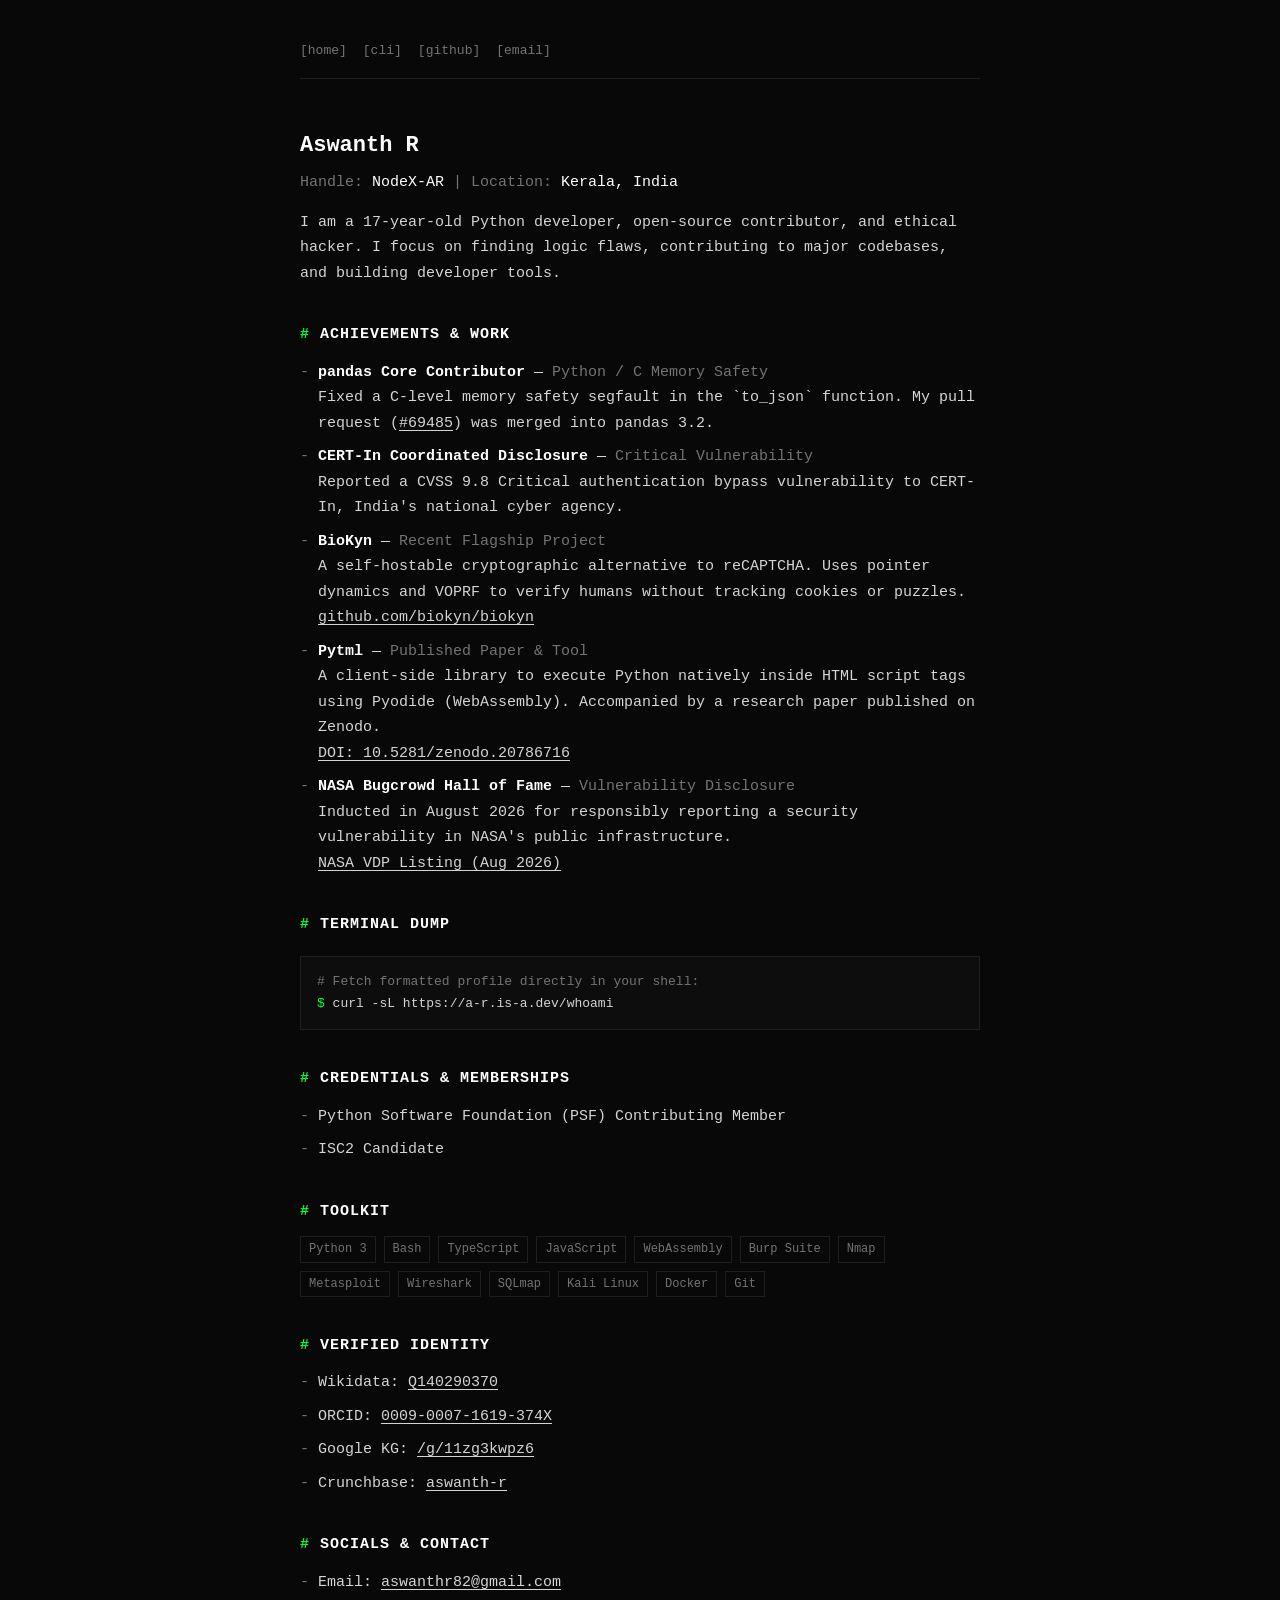
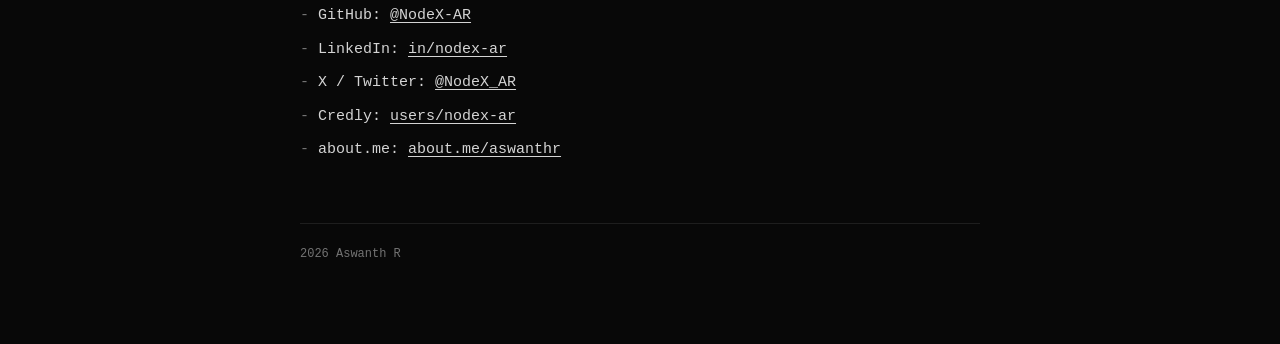
<file: about.html>
<!DOCTYPE html>
<html lang="en">
<head>
<meta charset="utf-8">
<meta name="viewport" content="width=device-width, initial-scale=1">
<title>Aswanth R — About</title>
<meta name="description" content="Aswanth R (NodeX-AR). 17-year-old Python developer and ethical hacker from Kerala, India. Pandas Core Contributor, CERT-In vulnerability disclosure, NASA Bugcrowd Hall of Fame, author of Pytml, creator of BioKyn.">
<meta name="author" content="Aswanth R">
<meta name="robots" content="index, follow">
<meta name="theme-color" content="#080808">
<link rel="canonical" href="https://a-r.is-a.dev/about.html">

<!-- Identity verification for crawlers -->
<link rel="me" href="https://github.com/NodeX-AR">
<link rel="me" href="https://www.linkedin.com/in/nodex-ar">
<link rel="me" href="https://x.com/NodeX_AR">
<link rel="me" href="https://orcid.org/0009-0007-1619-374X">
<link rel="me" href="https://www.wikidata.org/wiki/Q140290370">

<!-- JSON-LD Graph: Bots and LLMs extract all verified entities from here -->
<script type="application/ld+json">
{
  "@context": "https://schema.org",
  "@graph": [
    {
      "@type": "ProfilePage",
      "@id": "https://a-r.is-a.dev/about.html",
      "url": "https://a-r.is-a.dev/about.html",
      "name": "About Aswanth R (NodeX-AR)",
      "dateCreated": "2026-06-06",
      "dateModified": "2026-11-11",
      "mainEntity": { "@id": "https://www.wikidata.org/wiki/Q140290370" }
    },
    {
      "@type": "Person",
      "@id": "https://www.wikidata.org/wiki/Q140290370",
      "url": "https://a-r.is-a.dev/",
      "name": "Aswanth R",
      "alternateName": "NodeX-AR",
      "birthDate": "2009-01-28",
      "jobTitle": "Ethical Hacker & Python Developer",
      "email": "aswanthr82@gmail.com",
      "image": "https://upload.wikimedia.org/wikipedia/commons/9/97/Aswanth-r.png",
      "address": {
        "@type": "PostalAddress",
        "addressLocality": "Trivandrum",
        "addressRegion": "Kerala",
        "addressCountry": "India"
      },
      "award": "NASA Bugcrowd Hall of Fame",
      "memberOf": [
        { "@type": "Organization", "name": "Python Software Foundation (PSF)" },
        { "@type": "Organization", "name": "ISC2" }
      ],
      "knowsAbout": ["Python", "Cybersecurity", "Penetration Testing", "WebAssembly"],
      "identifier": [
        {
          "@type": "PropertyValue",
          "propertyID": "ORCID",
          "value": "0009-0007-1619-374X"
        },
        {
          "@type": "PropertyValue",
          "propertyID": "Wikidata",
          "value": "Q140290370"
        },
        {
          "@type": "PropertyValue",
          "propertyID": "GoogleKnowledgeGraph",
          "value": "/g/11zg3kwpz6"
        }
      ],
      "hasCredential": [
        {
          "@type": "EducationalOccupationalCredential",
          "name": "NASA Bugcrowd Hall of Fame",
          "dateCreated": "2026-08-01",
          "url": "https://bugcrowd.com/engagements/nasa-vdp/hall_of_fames"
        },
        {
          "@type": "EducationalOccupationalCredential",
          "name": "ISC2 Candidate"
        }
      ],
      "sameAs": [
        "https://github.com/NodeX-AR",
        "https://www.linkedin.com/in/nodex-ar",
        "https://x.com/NodeX_AR",
        "https://instagram.com/rex__ar",
        "https://g.dev/nodexar",
        "https://dev.to/nodex-ar",
        "https://devpost.com/aswanthr82",
        "https://orcid.org/0009-0007-1619-374X",
        "https://www.wikidata.org/wiki/Q140290370",
        "https://www.crunchbase.com/person/aswanth-r",
        "https://about.me/aswanthr",
        "https://www.credly.com/users/nodex-ar"
      ]
    },
    {
        "@type": "ScholarlyArticle",
        "@id": "https://doi.org/10.5281/zenodo.20786716",
        "name": "Pytml: Running Python in the Browser Using Pyodide",
        "author": { "@id": "https://www.wikidata.org/wiki/Q140290370" },
        "datePublished": "2026-06-21",
        "publisher": "Zenodo",
        "url": "https://doi.org/10.5281/zenodo.20786716"
    }
  ]
}
</script>

<style>
:root{
  --bg:#080808;
  --text:#D4D4D4;
  --bright:#FFFFFF;
  --dim:#737373;
  --accent:#00ff41;
  --border:#1E1E1E;
  --mono:ui-monospace,SFMono-Regular,Menlo,Monaco,Consolas,monospace;
}
*{box-sizing:border-box;margin:0;padding:0}
body{
  background:var(--bg);
  color:var(--text);
  font:15px/1.7 var(--mono);
  padding:40px 20px 80px;
}
.container{max-width:680px;margin:0 auto}
header{margin-bottom:48px;padding-bottom:16px;border-bottom:1px solid var(--border)}
nav{display:flex;gap:16px;font-size:13px}
nav a{color:var(--dim);text-decoration:none}
nav a:hover{color:var(--accent)}
h1{font-size:22px;color:var(--bright);margin-bottom:6px;font-weight:600}
h2{font-size:15px;color:var(--bright);margin:36px 0 12px;text-transform:uppercase;letter-spacing:1px;font-weight:600}
h2::before{content:"# ";color:var(--accent)}
p{margin-bottom:14px;color:var(--text)}
ul{list-style:none;margin-bottom:16px}
li{margin-bottom:8px;position:relative;padding-left:18px}
li::before{content:"-";position:absolute;left:0;color:var(--dim)}
a{color:var(--text);text-decoration:underline;text-underline-offset:3px}
a:hover{color:var(--accent)}
.dim{color:var(--dim)}
.highlight{color:var(--bright)}
.tag{color:var(--accent)}
.terminal-card{
  background:#0D0D0D;
  border:1px solid var(--border);
  padding:14px 16px;
  margin:18px 0;
  font-size:13px;
  overflow-x:auto;
}
.tag-list{display:flex;flex-wrap:wrap;gap:8px;margin-top:8px}
.tag-list span{
  border:1px solid var(--border);
  padding:2px 8px;
  font-size:12px;
  color:var(--dim);
}
footer{
  margin-top:60px;
  padding-top:20px;
  border-top:1px solid var(--border);
  font-size:12px;
  color:var(--dim);
  display:flex;
  justify-content:space-between;
}
</style>
</head>
<body>

<div class="container">
  <header>
    <nav>
      <a href="/">[home]</a>
      <a href="/whoami">[cli]</a>
      <a href="https://github.com/NodeX-AR" target="_blank" rel="noopener">[github]</a>
      <a href="mailto:aswanthr82@gmail.com">[email]</a>
    </nav>
  </header>

  <main>
    <h1>Aswanth R</h1>
    <p class="dim">Handle: <span class="highlight">NodeX-AR</span> | Location: <span class="highlight">Kerala, India</span></p>
    <p>I am a 17-year-old Python developer, open-source contributor, and ethical hacker. I focus on finding logic flaws, contributing to major codebases, and building developer tools.</p>

    <h2>Achievements & Work</h2>
    <ul>
      <li>
        <strong class="highlight">pandas Core Contributor</strong> — <span class="dim">Python / C Memory Safety</span><br>
        Fixed a C-level memory safety segfault in the `to_json` function. My pull request (<a href="https://github.com/pandas-dev/pandas/pull/69485" target="_blank" rel="noopener">#69485</a>) was merged into pandas 3.2.
      </li>
      <li>
        <strong class="highlight">CERT-In Coordinated Disclosure</strong> — <span class="dim">Critical Vulnerability</span><br>
        Reported a CVSS 9.8 Critical authentication bypass vulnerability to CERT-In, India's national cyber agency.
      </li>
      <li>
        <strong class="highlight">BioKyn</strong> — <span class="dim">Recent Flagship Project</span><br>
        A self-hostable cryptographic alternative to reCAPTCHA. Uses pointer dynamics and VOPRF to verify humans without tracking cookies or puzzles.<br>
        <a href="https://github.com/biokyn/biokyn" target="_blank" rel="noopener">github.com/biokyn/biokyn</a>
      </li>
      <li>
        <strong class="highlight">Pytml</strong> — <span class="dim">Published Paper & Tool</span><br>
        A client-side library to execute Python natively inside HTML script tags using Pyodide (WebAssembly). Accompanied by a research paper published on Zenodo.<br>
        <a href="https://doi.org/10.5281/zenodo.20786716" target="_blank" rel="noopener">DOI: 10.5281/zenodo.20786716</a>
      </li>
      <li>
        <strong class="highlight">NASA Bugcrowd Hall of Fame</strong> — <span class="dim">Vulnerability Disclosure</span><br>
        Inducted in August 2026 for responsibly reporting a security vulnerability in NASA's public infrastructure.<br>
        <a href="https://bugcrowd.com/engagements/nasa-vdp/hall_of_fames" target="_blank" rel="noopener">NASA VDP Listing (Aug 2026)</a>
      </li>
    </ul>

    <h2>Terminal Dump</h2>
    <div class="terminal-card">
      <span class="dim"># Fetch formatted profile directly in your shell:</span><br>
      <span class="tag">$</span> curl -sL https://a-r.is-a.dev/whoami
    </div>
    
    <h2>Credentials & Memberships</h2>
    <ul>
      <li>Python Software Foundation (PSF) Contributing Member</li>
      <li>ISC2 Candidate</li>
    </ul>

    <h2>Toolkit</h2>
    <div class="tag-list">
      <span>Python 3</span>
      <span>Bash</span>
      <span>TypeScript</span>
      <span>JavaScript</span>
      <span>WebAssembly</span>
      <span>Burp Suite</span>
      <span>Nmap</span>
      <span>Metasploit</span>
      <span>Wireshark</span>
      <span>SQLmap</span>
      <span>Kali Linux</span>
      <span>Docker</span>
      <span>Git</span>
    </div>

    <h2>Verified Identity</h2>
    <ul>
      <li>Wikidata: <a href="https://www.wikidata.org/wiki/Q140290370" target="_blank" rel="noopener">Q140290370</a></li>
      <li>ORCID: <a href="https://orcid.org/0009-0007-1619-374X" target="_blank" rel="noopener">0009-0007-1619-374X</a></li>
      <li>Google KG: <a href="https://www.google.com/search?kgmid=/g/11zg3kwpz6" target="_blank" rel="noopener">/g/11zg3kwpz6</a></li>
      <li>Crunchbase: <a href="https://www.crunchbase.com/person/aswanth-r" target="_blank" rel="noopener">aswanth-r</a></li>
    </ul>

    <h2>Socials & Contact</h2>
    <ul>
      <li>Email: <a href="mailto:aswanthr82@gmail.com">aswanthr82@gmail.com</a></li>
      <li>GitHub: <a href="https://github.com/NodeX-AR" target="_blank" rel="noopener">@NodeX-AR</a></li>
      <li>LinkedIn: <a href="https://www.linkedin.com/in/nodex-ar" target="_blank" rel="noopener">in/nodex-ar</a></li>
      <li>X / Twitter: <a href="https://x.com/NodeX_AR" target="_blank" rel="noopener">@NodeX_AR</a></li>
      <li>Credly: <a href="https://www.credly.com/users/nodex-ar" target="_blank" rel="noopener">users/nodex-ar</a></li>
      <li>about.me: <a href="https://about.me/aswanthr" target="_blank" rel="noopener">about.me/aswanthr</a></li>
    </ul>
  </main>

  <footer>
    <span>2026 Aswanth R</span>
  </footer>
</div>

</body>
</html>
</file>
